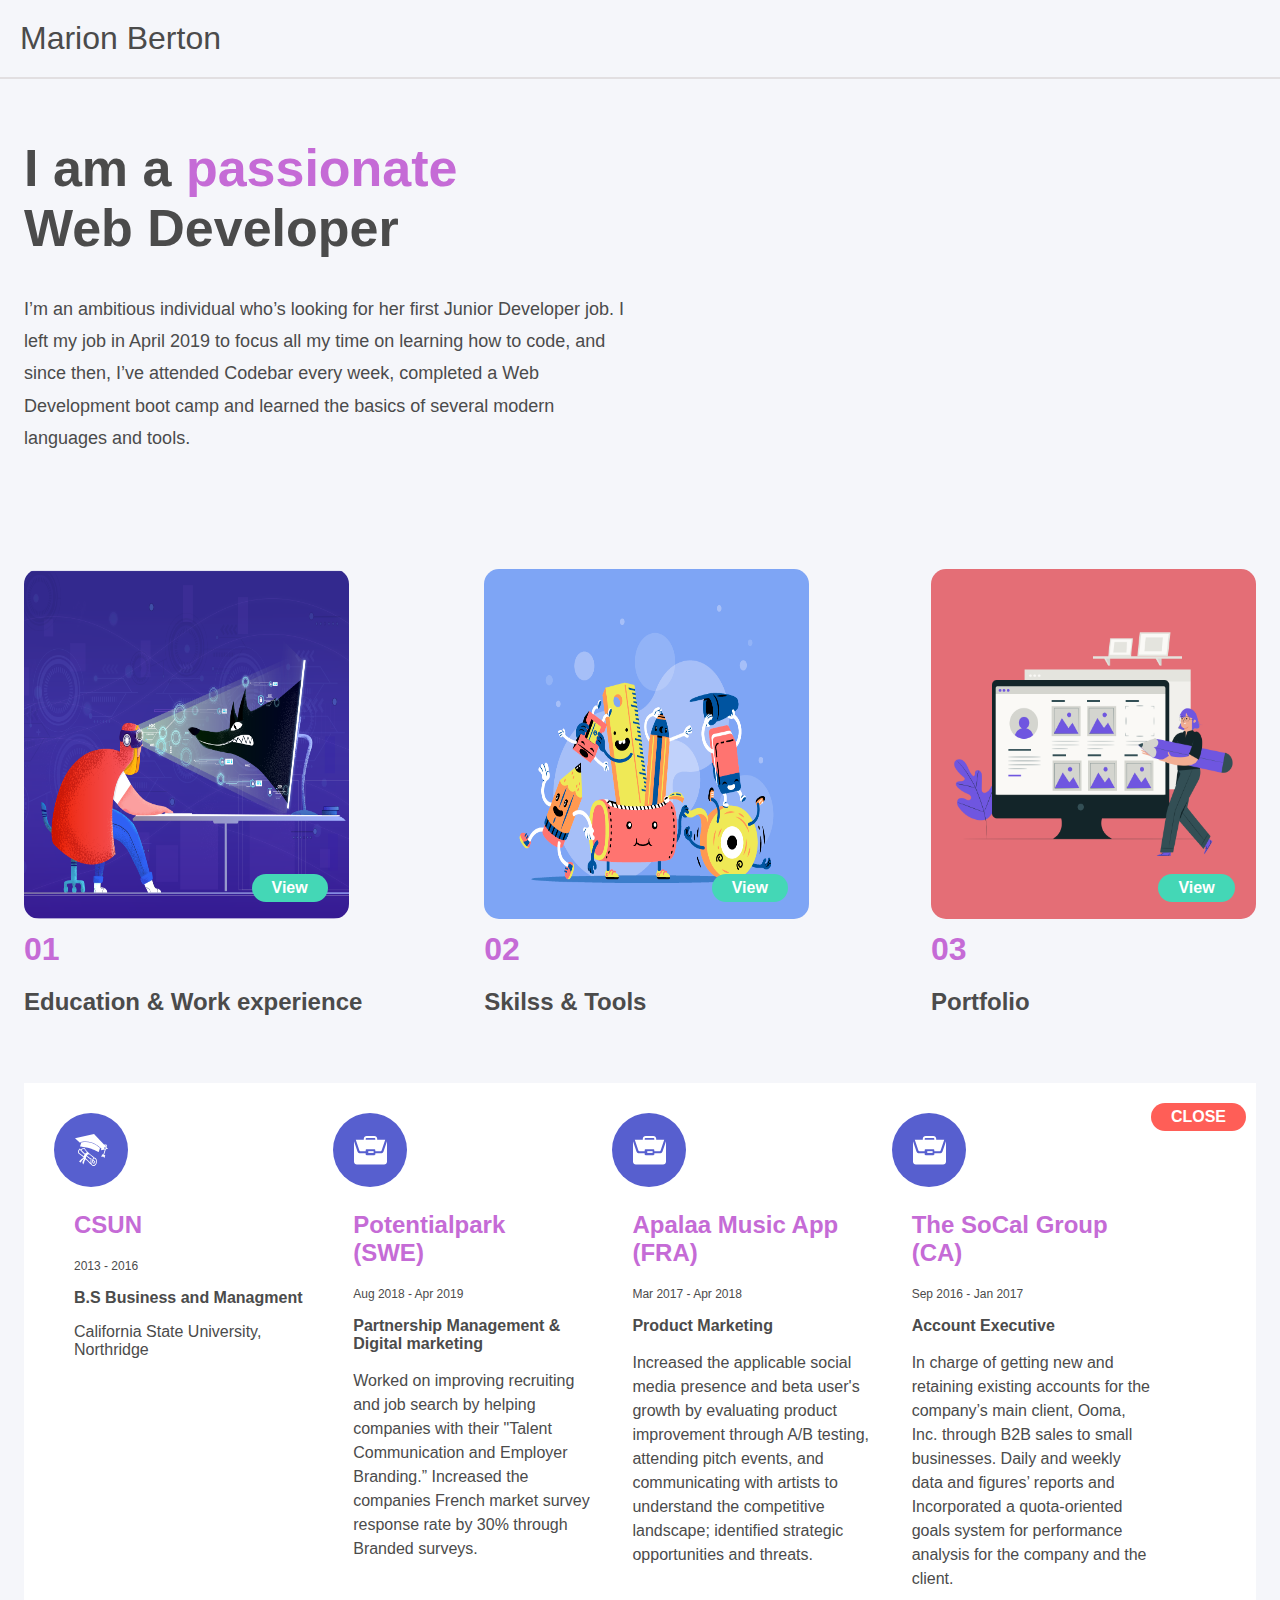
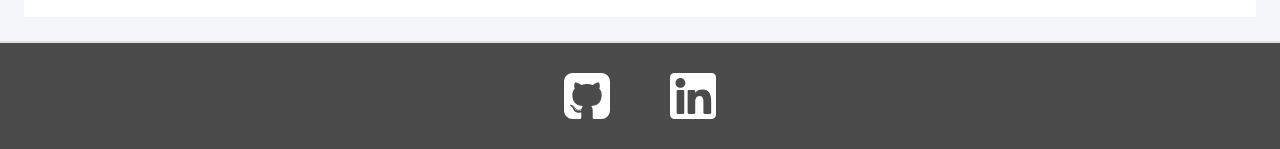
<file: index.html>
<!DOCTYPE html>
<html lang="en">
<head>
    <meta charset="UTF-8">
    <meta name="viewport" content="width=device-width, initial-scale=1.0">
    <meta http-equiv="X-UA-Compatible" content="ie=edge">
	<title>Portfolio</title>
	<link rel="stylesheet" href="style.css">
</head>
<body>
  <header>
		<div>
			<p class="name">Marion Berton</p>
		</div>
	</header>
		<div class="intro">
			<h1>I am a <span id="changingtext">passionate</span> <br>Web Developer</h1>
			<p class="myintro">I’m an ambitious individual who’s looking for her first Junior Developer job. I left my job in April 2019 to focus all my time on learning how to code, and since then, I’ve attended Codebar every week, completed a Web Development boot camp and learned the basics of several modern languages and tools.</p>
		</div>
	<main id="maincontent">
		<div id="desktop">
				<section class="wrapper flex">
						<div class="containerwrapper">
							<div class="topcontainer">
								<div class="container">
									<img class="image" src="./img/firstpic.png">
									<button type="button" id= "edbutton" class="view button">View</button>
								</div>
									<p class="number">01</p>
								<div class="textcontent">
									<h2>Education & Work experience</h2>
								
								</div>
							</div>
							<div class="topcontainer">
								<div class="container">
									<img class="image" src="./img/secondpic.png">
									<button type="button" id="skillsbutton" class="view button">View</button>
								</div>
									<p class="number">02</p>
								<div class="textcontent">
									<h2>Skilss & Tools</h2>
									
								</div>
							</div>
							<div class="topcontainer">
								<div class="container">
									<img  class="image" src="./img/thirdpic.png">
									<button type="button" id="portbutton" class="view button">View</button>
								</div>
									<p class="number">03</p>
								<div class="textcontent">
									<h2>Portfolio</h2>
									
								</div>
							</div>
						</div>
					</section>
			
					<section class="displayeducation" id="displayeducationdesktop">
							<div class="eddisplaycontainer">
									<div>
										<object type="image/svg+xml" data="./img/school.svg"></object>
									</div>
										<div class="textcontainer">
											<h2 class="title">CSUN</h2>
											<p class="date">2013 - 2016</p>
											<p class="jobtitle">B.S Business and Managment</p>
											<p>California State University, Northridge</p>
										</div>
								</div>
								<div class="eddisplaycontainer">
									<div> 
										<object type="image/svg+xml" data="./img/work.svg"></object>
									</div>	
									<div class="textcontainer">
										<h2 class="title">Potentialpark <br> (SWE)</h2>
										<p class="date">Aug 2018 - Apr 2019</p>
										<p class="jobtitle">Partnership Management & Digital marketing</p>
										<p class="paragraph">Worked on improving recruiting and job search by helping companies with their "Talent Communication and Employer Branding.” 
											Increased the companies French market survey response rate by 30% through Branded surveys.</p>		
									</div>
								</div>
								<div class="eddisplaycontainer">
									<div> 
										<object type="image/svg+xml" data="./img/work.svg"></object>
									</div>	
									<div class="textcontainer">
										<h2 class="title">Apalaa Music App <br> (FRA)</h2>
										<p class="date">Mar 2017 - Apr 2018</p>
										<p class="jobtitle">Product Marketing</p>
										<p class="paragraph">Increased the applicable social media presence and beta user's growth by evaluating product improvement through A/B testing, attending pitch events, 
											and communicating with artists to understand the competitive landscape; identified strategic opportunities and threats.</p>		
									</div>
								</div>
								<div class="eddisplaycontainer">
									<div> 
										<object type="image/svg+xml" data="./img/work.svg"></object>
									</div>	
									<div class="textcontainer">
										<h2 class="title">The SoCal Group <br> (CA)</h2>
										<p class="date">Sep 2016 - Jan 2017</p>
										<p class="jobtitle">Account Executive</p>
										<p class="paragraph">In charge of getting new and retaining existing accounts for the company’s main client, Ooma, Inc. through B2B sales to small businesses. 
											Daily and weekly data and figures’ reports and Incorporated a quota-oriented goals system for performance analysis for the company and the client.</p>		
									</div>
								</div>
								<div class="buttoncontainer">
									<button type="button" id="edclose" class="close button">CLOSE</button>
								</div>
					</section>
			
					<section class="wrapper">
						<div class="displayskills" id="displayskillsdesktop">
							<div class="skillsdisplaycontainer">
								<div class="iconcontainer">
									<img class="icon" src="./img/html.svg">
								</div>
								<div class="iconcontainer">
									<img class="icon" src="./img/css.svg">
								</div>
								<div class="iconcontainer">
									<img class="icon" src="./img/js.svg">
								</div>
								<div class="iconcontainer">
									<img class="icon" src="./img/vs.svg">
								</div>
								<div class="iconcontainer">
									<img class="icon" src="./img/sketch.svg">
								</div>
								<div class="iconcontainer">
									<img class="icon" src="./img/github.svg">
								</div>
							</div>
							<div id="buttondisplay" class="buttoncontainer">
									<button type="button" id="skillsclose" class="close button">CLOSE</button>
							</div>
						</div>
					</section>
					<section class="portfoliodisplay" id="portfoliodisplaydesktop" >
						
							<div class="portfoliocontainer">
								<div class="imagecontainer vima">
									<img class="vimaimage" src="./img/vima-logo.png">
								</div>
								<div class="portfoliotitle">Landing Page</div>
								<div class="portfoliotext">A curating TV platform</div>
						</div>
						<div class="portfoliocontainer">
								<div class="imagecontainer portfolio">
									<img class="portfolioimage" src="./img/resume.svg">
								</div>
								<div class="portfoliotitle">Portfolio</div>
								<div class="portfoliotext">My Portfolio</div>
						</div>
						<div  class="buttoncontainer">
								<button type="button" id="portclose" class="close button">CLOSE</button>
						</div>
			
						
					</section>
		</div>
		<div id="mobile">
						<section class="containerwrapper">
							<div class="topcontainer">
								<div class="container">
									<img class="image" src="./img/firstpic.png">
									<button type="button" id="edbuttonmobile" class="view button">View</button>
								</div>
									<p class="number">01</p>
								<div class="textcontent">
									<h2>Education & Work experience</h2>
									
								</div>
							</section>
							<section class="displayeducation" id="displayeducationmobile">
									<div class="eddisplaycontainer">
											<div>
												<object type="image/svg+xml" data="./img/school.svg"></object>
											</div>
												<div class="textcontainer">
													<h2 class="title">CSUN</h2>
													<p class="date">2013 - 2016</p>
													<p class="jobtitle">B.S Business and Managment</p>
													<p>California State University, Northridge</p>
												</div>
										</div>
										<div class="eddisplaycontainer">
											<div> 
												<object type="image/svg+xml" data="./img/work.svg"></object>
											</div>	
											<div class="textcontainer">
												<h2 class="title">Potentialpark <br> (SWE)</h2>
												<p class="date">Aug 2018 - Apr 2019</p>
												<p class="jobtitle">Partnership Management & Digital marketing</p>
												<p class="paragraph">Worked on improving recruiting and job search by helping companies with their "Talent Communication and Employer Branding.” 
													Increased the companies French market survey response rate by 30% through Branded surveys.</p>		
											</div>
										</div>
										<div class="eddisplaycontainer">
											<div> 
												<object type="image/svg+xml" data="./img/work.svg"></object>
											</div>	
											<div class="textcontainer">
												<h2 class="title">Apalaa Music App <br> (FRA)</h2>
												<p class="date">Mar 2017 - Apr 2018</p>
												<p class="jobtitle">Product Marketing</p>
												<p class="paragraph">Increased the applicable social media presence and beta user's growth by evaluating product improvement through A/B testing, attending pitch events, 
													and communicating with artists to understand the competitive landscape; identified strategic opportunities and threats.</p>		
											</div>
										</div>
										<div class="eddisplaycontainer">
											<div> 
												<object type="image/svg+xml" data="./img/work.svg"></object>
											</div>	
											<div class="textcontainer">
												<h2 class="title">The SoCal Group <br> (CA)</h2>
												<p class="date">Sep 2016 - Jan 2017</p>
												<p class="jobtitle">Account Executive</p>
												<p class="paragraph">In charge of getting new and retaining existing accounts for the company’s main client, Ooma, Inc. through B2B sales to small businesses. 
													Daily and weekly data and figures’ reports and Incorporated a quota-oriented goals system for performance analysis for the company and the client.</p>		
											</div>
										</div>
										<div class="buttoncontainer">
											<button type="button" id="edclosemobile" class="close button">CLOSE</button>
										</div>
							</section>


							<section class="topcontainer">
								<div class="container">
									<img class="image" src="./img/secondpic.png">
									<button type="button" id="skillsbuttonmobile" class="view button">View</button>
								</div>
									<p class="number">02</p>
								<div class="textcontent">
									<h2>Skilss & Tools</h2>
									
								</div>
							</section>
							<section class="wrapper">
									<div class="displayskills" id="displayskillsmobile">
										<div class="skillsdisplaycontainer">
											<div class="iconcontainer">
												<img class="icon" src="./img/html.svg">
											</div>
											<div class="iconcontainer">
												<img class="icon" src="./img/css.svg">
											</div>
											<div class="iconcontainer">
												<img class="icon" src="./img/js.svg">
											</div>
											<div class="iconcontainer">
												<img class="icon" src="./img/vs.svg">
											</div>
											<div class="iconcontainer">
												<img class="icon" src="./img/sketch.svg">
											</div>
											<div class="iconcontainer">
												<img class="icon" src="./img/github.svg">
											</div>
										</div>
										<div id="buttondisplay" class="buttoncontainer">
												<button type="button" id="skillsclosemobile" class="close button">CLOSE</button>
										</div>
									</div>
								</section>


							<section class="topcontainer">
								<div class="container">
									<img  class="image" src="./img/thirdpic.png">
									<button type="button" id="portbuttonmobile" class="view button">View</button>
								</div>
									<p class="number">03</p>
								<div class="textcontent">
									<h2>Portfolio</h2>
									
								</div>
							</section>
							<section class="portfoliodisplay" id="portfoliodisplaymobile" >
									<div class="portfoliocontainer">
											<div class="imagecontainer vima">
												<img class="vimaimage" src="./img/vima-logo.png">
											</div>
											<div class="portfoliotitle">Landing Page</div>
											<div class="portfoliotext">A curating TV platform</div>
									</div>
									<div class="portfoliocontainer">
											<div class="imagecontainer portfolio">
												<img class="portfolioimage" src="./img/resume.svg">
											</div>
											<div class="portfoliotitle">Portfolio</div>
											<div class="portfoliotext">My Portfolio</div>
									</div>
								<div  class="buttoncontainer">
										<button type="button" id="portclosemobile" class="close button">CLOSE</button>
								</div>
							</section>
								
		</div>
	</main>
	<footer>

			<div class="some-wrapper">
				<div class="some-container"> 
					<a target="_blank" href="https://github.com/marionberton"><img  class="some" src="./img/github-sign.svg"></a>
				</div>
				<div class="some-container">
					<a target="_blank" href="www.linkedin.com/in/marion-berton-b906b5b2v"><img  class="some" src="./img/linkedin.svg"></a>
				</div>
			</div>
		
	</footer>
<script src="script.js"></script>
</body>
</html>
</file>
<file: style.css>
body {
  font-family: Helvetica, Arial, sans-serif;
  color: #4b4b4b;
  -webkit-font-smoothing: antialiased;
  font-size: 1em;
  margin: 0;
  padding: 0;
  background-color: #f5f6fa;
}

/* HEADER */

#desktop {
  display: none;
}

#mobile {
  display: flex;
  flex-direction: column;
}

header {
  border-bottom: 2px solid #e2dfe1;
}

.name {
  font-size: 32px;
  margin: 20px 0 20px 20px;
}

.intro {
  padding: 24px;
}
h1 {
  font-size: 35px;
}
.myintro {
  font-size: 16px;
  line-height: 1.8;
}

#maincontent {
  margin: 0 auto;
  padding: 24px;
}

span {
  color: #c56bd6;
}

.container {
  position: relative;
}

.image {
  margin: 3em auto 0;
  width: 100%;
  height: 428px;
  border-radius: 15px;
}

.button {
  color: white;
  padding: 5px 20px;
  cursor: pointer;
  border-radius: 25px;
  border: none;
  font-size: 16px;
  font-weight: 700;
}

.view {
  background: #44d7b6;
  position: absolute;
  top: 88%;
  left: 70%;
}

.close {
  background: #ff5e57;
}

.number {
  color: #c56bd6;
  font-weight: 700;
  font-size: 32px;
  margin: 8px 0;
}

.container {
  width: fit-content;
}

.displayeducation {
  display: none;
  flex-direction: column;
  background-color: white;
  padding: 10px;
  margin-top: 48px;
}

.eddisplaycontainer {
  display: flex;
  flex-direction: row;
  margin-top: 20px;
}
.textcontainer {
  padding-left: 20px;
}
.buttoncontainer {
  text-align: center;
  width: fit-content;
  height: fit-content;
  margin: 10px auto;
}

/*education display*/
.title {
  color: #c56bd6;
}

.date {
  font-size: 12px;
  font-weight: 300;
}

.jobtitle {
  font-size: 16px;
  font-weight: 700;
}
.paragraph {
  line-height: 1.5;
}

/*Skills*/

.displayskills {
  display: none;
  margin-top: 48px;
  flex-direction: column;
  justify-content: center;
  align-items: center;
  padding: 10px;
  background-color: white;
}
.skillsdisplaycontainer {
  display: flex;
  flex-direction: row;
  justify-content: space-between;
  flex-wrap: wrap;
  margin-top: 20px;
}
.iconcontainer {
  display: flex;
  flex-direction: row;
  justify-content: center;
  align-items: center;
  /*width: 80px;
  height: 80px;
  margin: 10px;*/
}
.icon {
  width: 100%;
  height: auto;
}

/*Portfolio*/

.portfoliodisplay {
  display: none;
  flex-direction: column;
  
  justify-content: center;
  margin-top: 48px;
  background-color: white;
  padding: 10px;
}

.portfoliocontainer {
  margin: 20px;
  padding-bottom: 30px;
  display: flex;
  flex-direction: column;
  flex: 1;
  text-align: center;
  box-shadow: 0 4px 21px -5px rgba(97, 97,97, 0.23);
  border-radius: 10px;
  line-height: 1.2;
  background-color: #ffffff;
}

.imagecontainer {
  
  padding: 20px;
  border-top-left-radius: 15px;
  border-top-right-radius: 15px;
}

.vima {
  background: -webkit-linear-gradient(
    to right,
    #753a88,
    #cc2b5e
  ); /* Chrome 10-25, Safari 5.1-6 */
  background: linear-gradient(
    to right,
    #753a88,
    #cc2b5e
  ); /* W3C, IE 10+/ Edge, Firefox 16+, Chrome 26+, Opera 12+, Safari 7+ */
  object-position: center;
}

.portfolio {
background: -webkit-linear-gradient(to right, #eef2f3, #8e9eab);  /* Chrome 10-25, Safari 5.1-6 */
background: linear-gradient(to right, #eef2f3, #8e9eab); /* W3C, IE 10+/ Edge, Firefox 16+, Chrome 26+, Opera 12+, Safari 7+ */

}

.vimaimage {
  width: 200px;
    height: 70px;
}

.portfolioimage {
  height: 70px;
  object-position: center;
}

.portfoliotitle {
  font-size: 20px;
  font-weight: 700;
  margin: 15px 0;
  padding-top: 10px;
}
.portfoliotext {
 font-size: 14px;
}
footer {
  border-top: 2px solid #e2dfe1;
}

.some-wrapper {
  display: flex;
  flex-direction: row;
  justify-content: center;
  padding: 30px 0;
  background-color: #4b4b4b;
}

.some-container {
  height: 46px;
  display: inline-block;
  width: 46px;
  margin: 0 30px;
}

.some {
  width: 100%;
  height: 100%;
}

@media only screen and (min-width: 600px) {
  .image {
    width: 552px;
    height: 350px;
  }
}

@media only screen and (min-width: 1024px) {
  #desktop {
    display: flex;
    flex-direction: column;
  }
  h1 {
    font-size: 52px;
  }
  .myintro {
    width: 50%;
    font-size: 18px;
  }

  #mobile {
    display: none;
  }

  .image {
    width: 325px;
  }
  .flex {
    display: flex;
    flex-direction: column;
    justify-content: space-between;
  }
  .containerwrapper {
    display: flex;
    flex-direction: row;
    justify-content: space-between;
  }

  .displayeducation {
    display: flex;
    flex-direction: row;
  }
  .eddisplaycontainer {
    display: flex;
    flex-direction: column;
    width: 25%;
    margin-left: 20px;
  }

  .skillsdisplaycontainer {
    width: 100%;
  }

  .iconcontainer {
    width: 150px;
  }

  .portfoliodisplay {
    display: none;
    flex-direction: row;
    justify-content: space-evenly;
  }
}

/*.item {

  list-style: none;
  
}

.link {
  text-decoration: none;
}

.searchWrap {
  background-color: yellow;

}

.searchButton {
  width: auto;
  height: 30px;
}

.search {
  height: 30px;
}

.cvWrapper {
display: flex;
flex-direction: row;
margin: 2em 0;
}

.imgContainer {
margin: 20px;
padding: 10px;
padding-bottom: 30px;
display: flex;
flex-direction: row;
flex: 1;
text-align: center;
box-shadow: 0 4px 21px -5px rgba(97, 97,97, 0.23);
border-radius: 10px;
line-height: 1.2;
background-color:#ffffff;
}

.icon {
height: 35px;
object-position: center;
}*/
</file>
